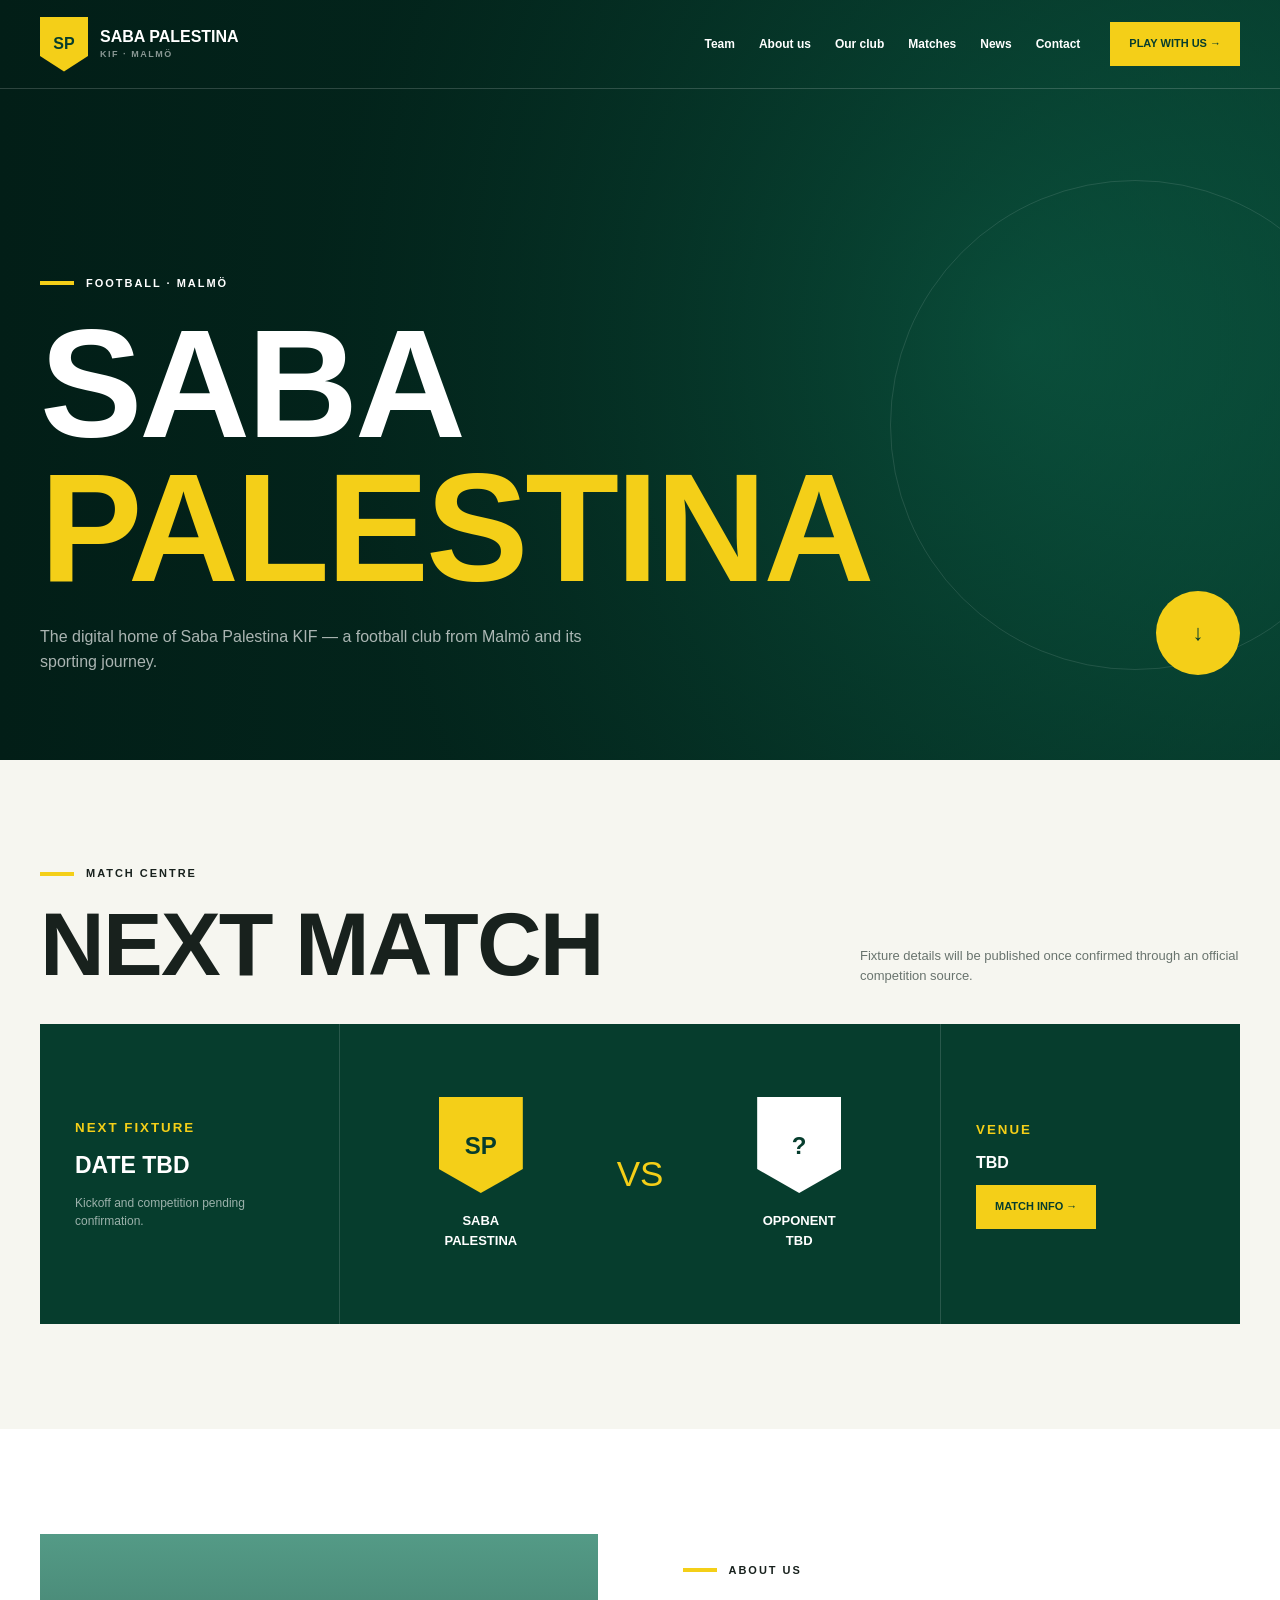
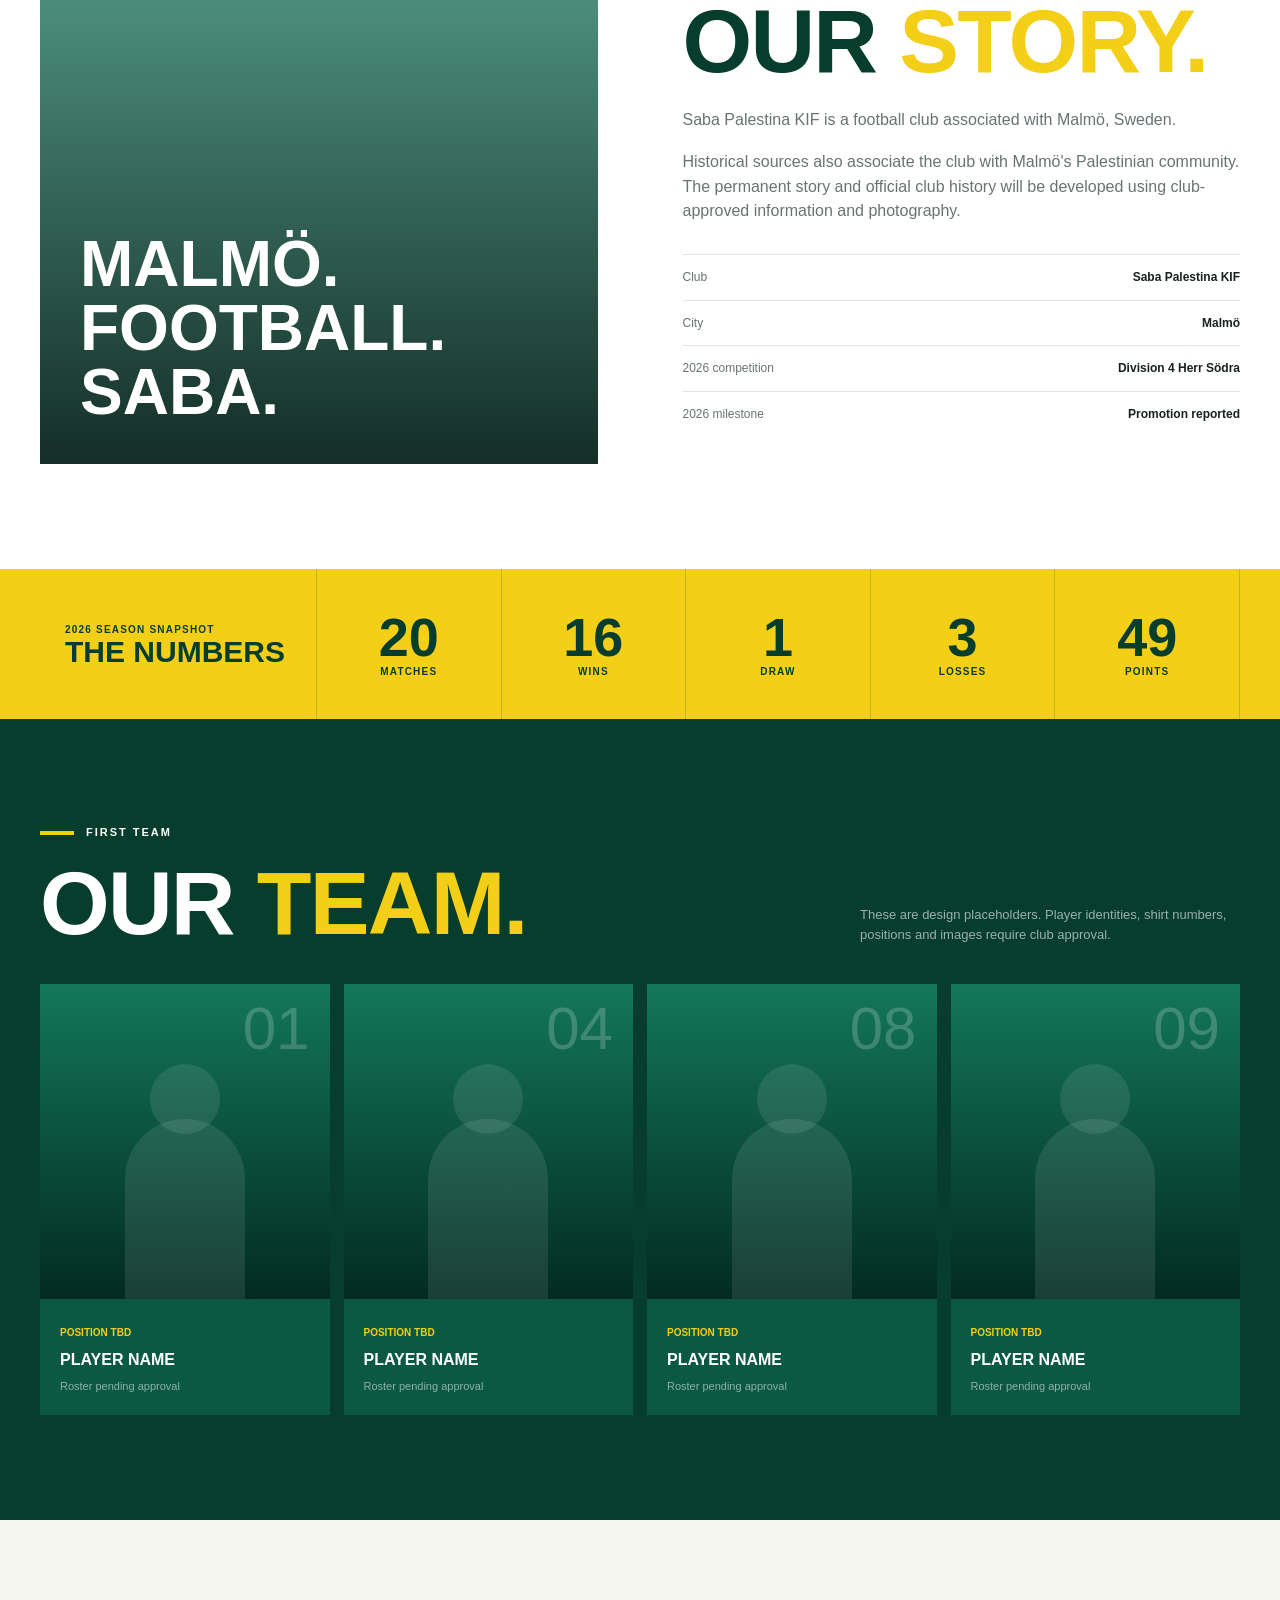
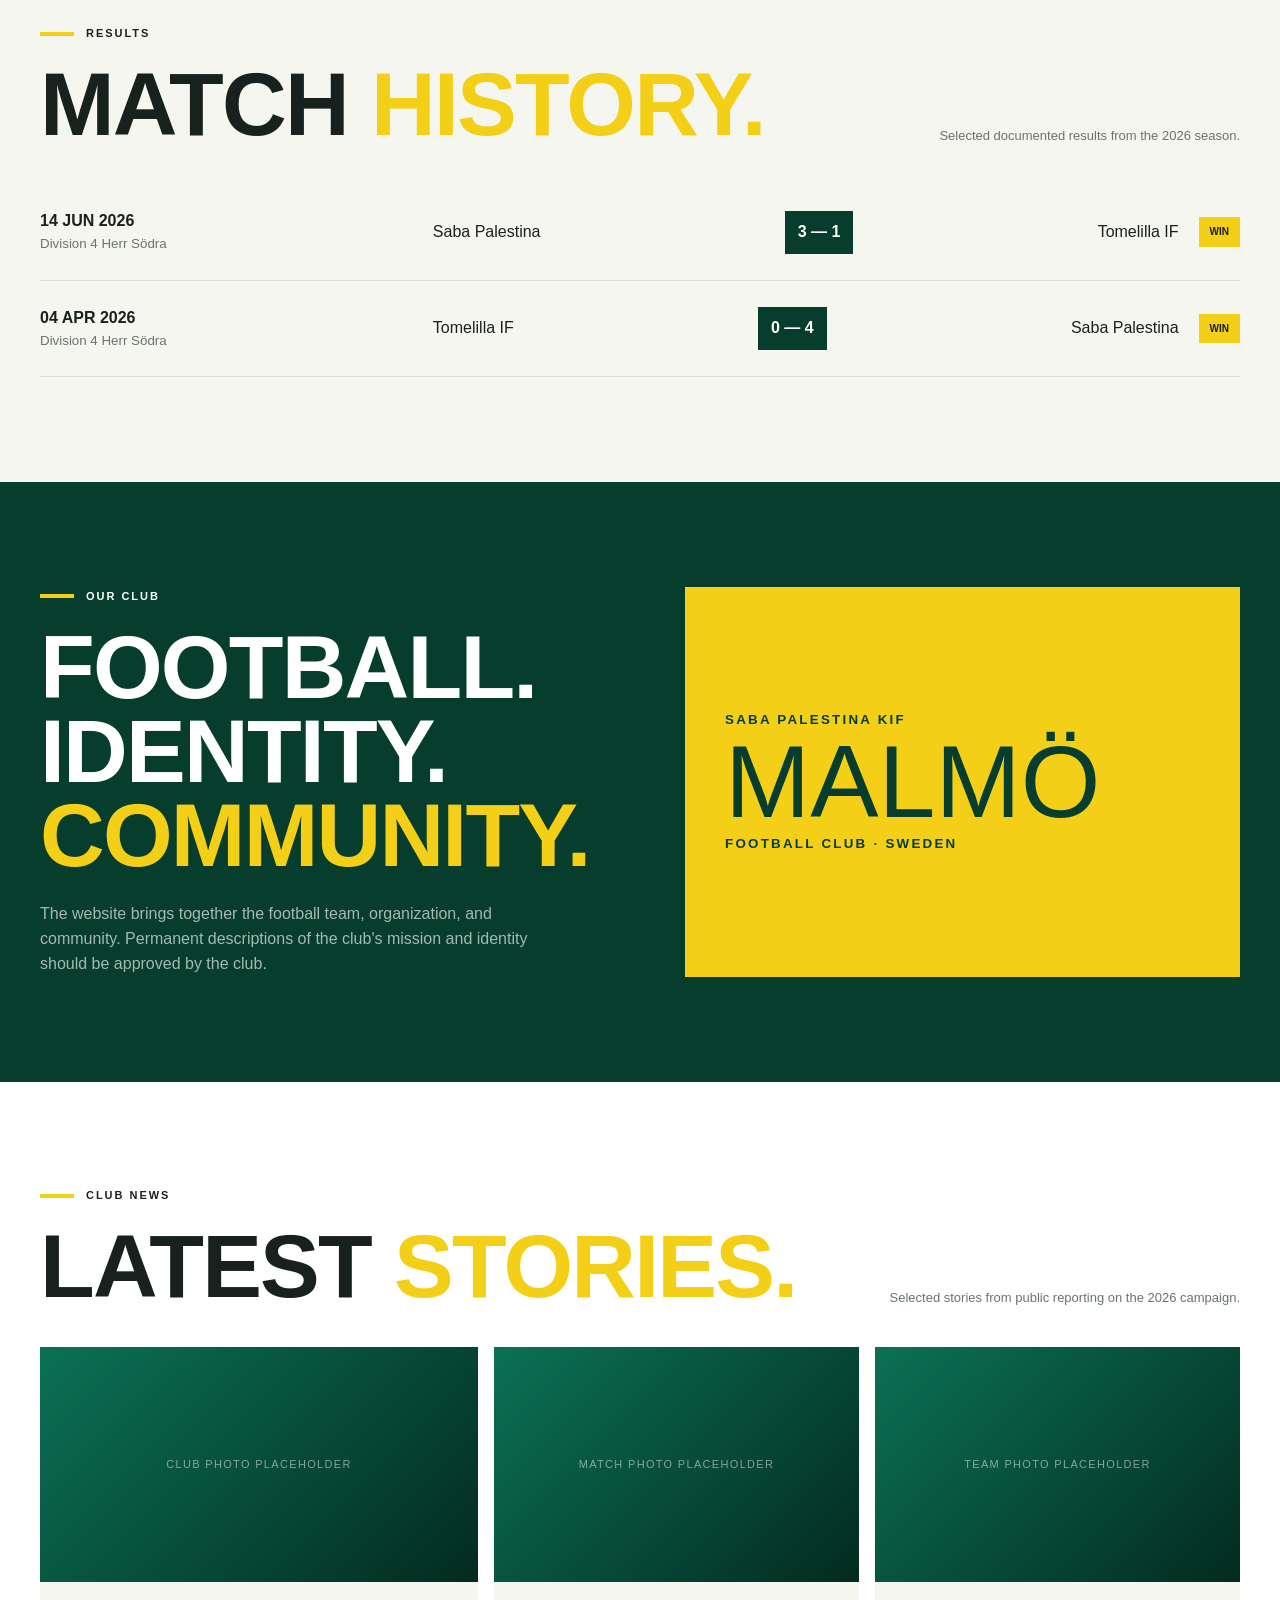
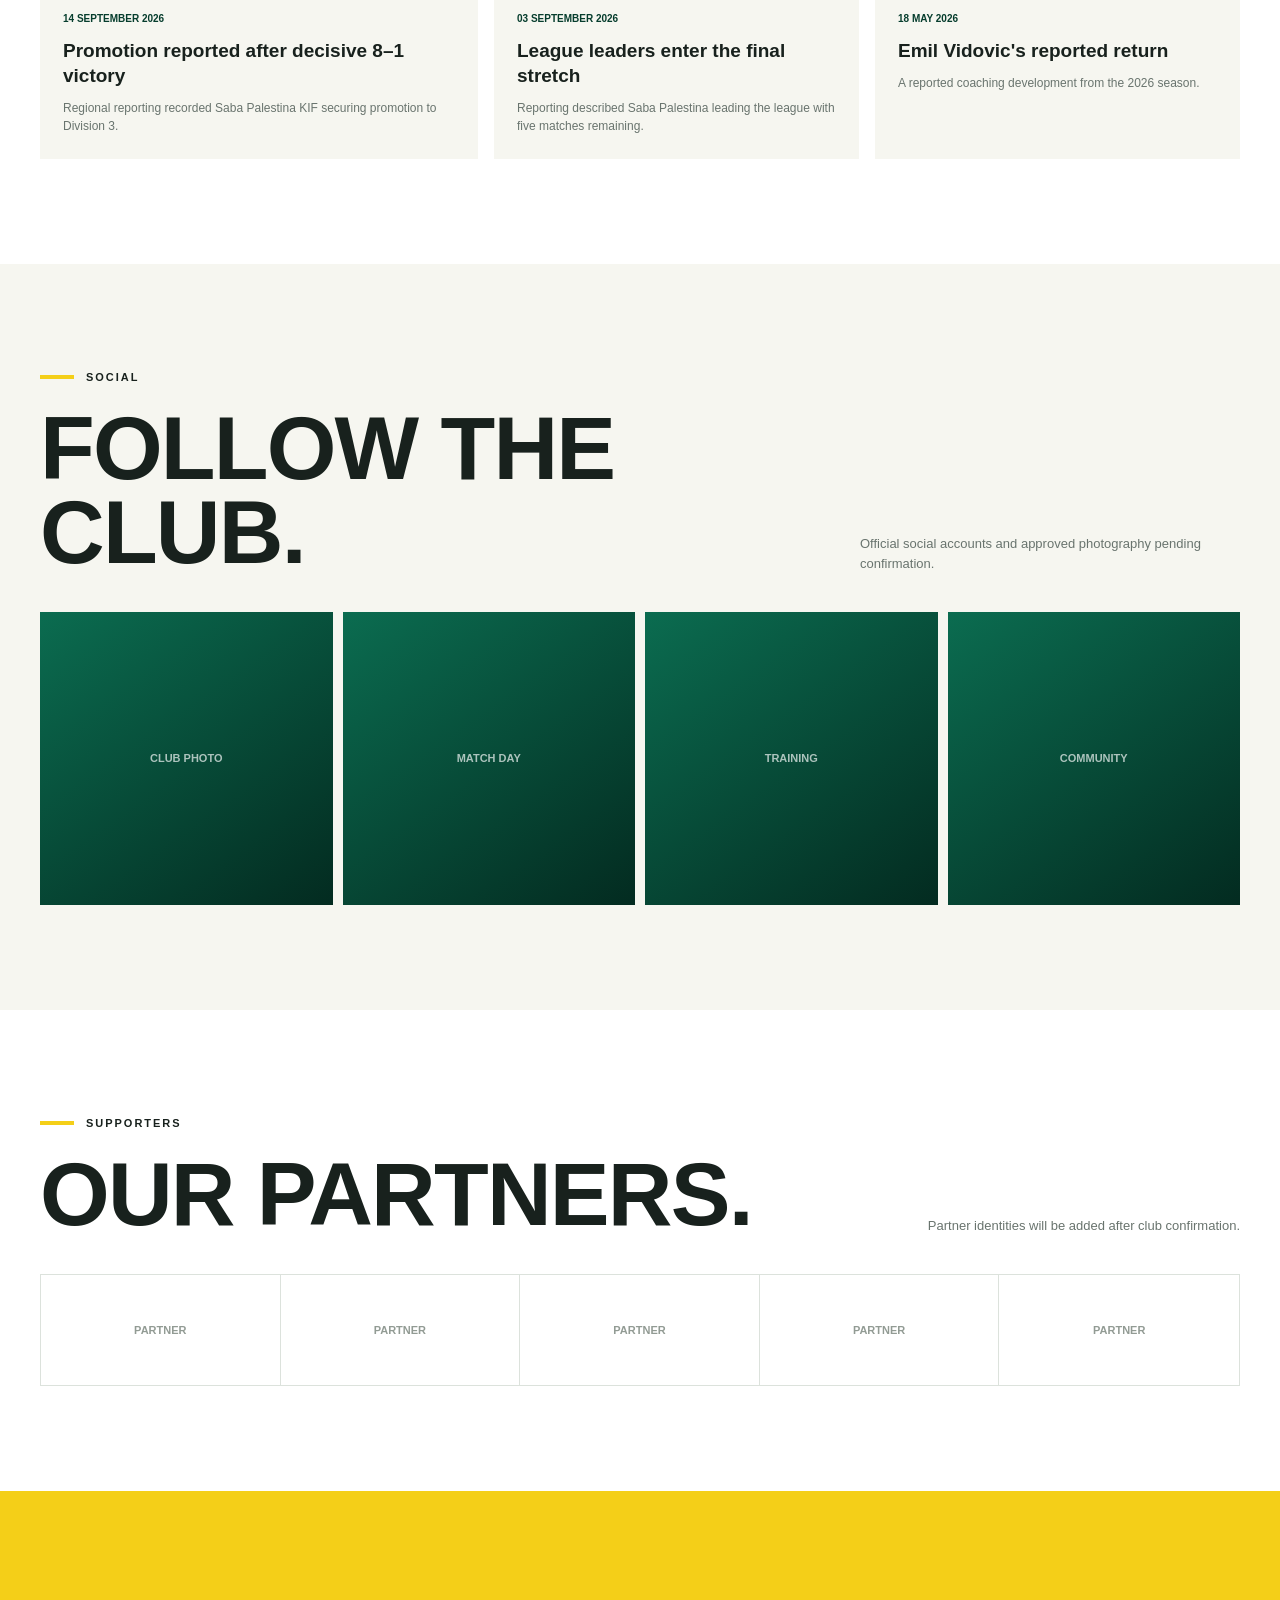
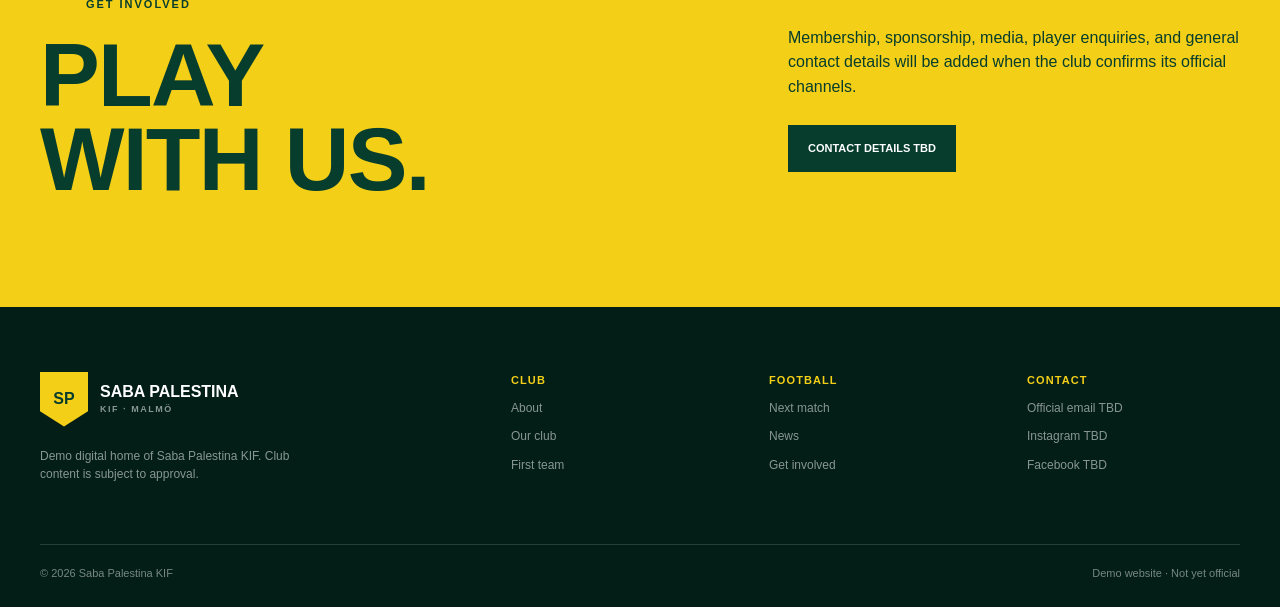
<file: index.html>
<!doctype html>
<html lang="en">
<head>
<meta charset="utf-8">
<meta name="viewport" content="width=device-width,initial-scale=1">
<title>Home | Saba Palestina KIF Demo</title>
<meta name="description" content="Home — unofficial Saba Palestina KIF website design demo. Content subject to verification and club approval.">
<link rel="stylesheet" href="styles.css">
<script src="script.js" defer></script>
</head>
<body>
<div id="spk-site">
<header class="header" id="spk-header"><div class="wrap header-inner"><a class="brand" href="index.html" aria-current="page"><span class="crest">SP</span><span>SABA PALESTINA<small>KIF · MALMÖ</small></span></a><nav class="desktop-nav" aria-label="Main navigation"><a href="team.html">Team</a><a href="about.html">About us</a><a href="club.html">Our club</a><a href="matches.html">Matches</a><a href="news.html">News</a><a href="contact.html">Contact</a></nav><a class="cta" href="contact.html#join">Play with us →</a><button class="menu-button" id="spk-menu" aria-expanded="false" aria-controls="spk-mobile-nav" aria-label="Toggle navigation">☰</button></div><nav class="mobile-nav" id="spk-mobile-nav" aria-label="Mobile navigation"><a href="team.html">Team</a><a href="about.html">About us</a><a href="club.html">Our club</a><a href="matches.html">Matches</a><a href="news.html">News</a><a href="contact.html">Contact</a><a href="contact.html#join">Play with us</a></nav></header>
<main>
<section class="hero" id="home"><div class="wrap hero-inner"><div class="reveal"><div class="eyebrow">FOOTBALL · MALMÖ</div><h1>SABA<span>PALESTINA</span></h1><p>The digital home of Saba Palestina KIF — a football club from Malmö and its sporting journey.</p></div><a class="scroll" href="matches.html" aria-label="Go to next match">↓</a></div></section>
<section class="section" id="matches"><div class="wrap"><div class="section-head reveal"><div><div class="eyebrow">MATCH CENTRE</div><h2>NEXT MATCH</h2></div><p>Fixture details will be published once confirmed through an official competition source.</p></div><div class="match-card reveal"><div class="match-meta"><small>NEXT FIXTURE</small><strong>DATE TBD</strong><p>Kickoff and competition pending confirmation.</p></div><div class="teams"><div class="team"><div class="team-logo home">SP</div>SABA<br>PALESTINA</div><div class="versus">VS</div><div class="team"><div class="team-logo">?</div>OPPONENT<br>TBD</div></div><div class="match-action"><small>VENUE</small><strong>TBD</strong><a class="cta" href="contact.html">MATCH INFO →</a></div></div></div></section>
<section class="section about" id="about"><div class="wrap about-grid"><div class="photo-placeholder reveal"><strong>MALMÖ.<br>FOOTBALL.<br>SABA.</strong></div><div class="about-copy reveal"><div class="eyebrow">ABOUT US</div><h2>OUR <span class="accent">STORY.</span></h2><p>Saba Palestina KIF is a football club associated with Malmö, Sweden.</p><p>Historical sources also associate the club with Malmö's Palestinian community. The permanent story and official club history will be developed using club-approved information and photography.</p><div class="facts"><div class="fact"><span>Club</span><strong>Saba Palestina KIF</strong></div><div class="fact"><span>City</span><strong>Malmö</strong></div><div class="fact"><span>2026 competition</span><strong>Division 4 Herr Södra</strong></div><div class="fact"><span>2026 milestone</span><strong>Promotion reported</strong></div></div></div></div></section>
<section class="stats"><div class="wrap stats-grid"><div class="stat intro"><small>2026 SEASON SNAPSHOT</small><strong>THE NUMBERS</strong></div><div class="stat"><strong>20</strong><small>Matches</small></div><div class="stat"><strong>16</strong><small>Wins</small></div><div class="stat"><strong>1</strong><small>Draw</small></div><div class="stat"><strong>3</strong><small>Losses</small></div><div class="stat"><strong>49</strong><small>Points</small></div></div></section>
<section class="section dark" id="team"><div class="wrap"><div class="section-head reveal"><div><div class="eyebrow">FIRST TEAM</div><h2>OUR <span class="accent">TEAM.</span></h2></div><p>These are design placeholders. Player identities, shirt numbers, positions and images require club approval.</p></div><div class="players"><article class="player reveal"><div class="player-visual"><span>01</span></div><div class="player-info"><small>POSITION TBD</small><strong>PLAYER NAME</strong><p>Roster pending approval</p></div></article><article class="player reveal"><div class="player-visual"><span>04</span></div><div class="player-info"><small>POSITION TBD</small><strong>PLAYER NAME</strong><p>Roster pending approval</p></div></article><article class="player reveal"><div class="player-visual"><span>08</span></div><div class="player-info"><small>POSITION TBD</small><strong>PLAYER NAME</strong><p>Roster pending approval</p></div></article><article class="player reveal"><div class="player-visual"><span>09</span></div><div class="player-info"><small>POSITION TBD</small><strong>PLAYER NAME</strong><p>Roster pending approval</p></div></article></div></div></section>
<section class="section"><div class="wrap"><div class="section-head reveal"><div><div class="eyebrow">RESULTS</div><h2>MATCH <span class="accent">HISTORY.</span></h2></div><p>Selected documented results from the 2026 season.</p></div><div class="result reveal"><div><strong>14 JUN 2026</strong><small>Division 4 Herr Södra</small></div><div class="scoreline"><span>Saba Palestina</span><strong class="score">3 — 1</strong><span>Tomelilla IF</span></div><span class="win">WIN</span></div><div class="result reveal"><div><strong>04 APR 2026</strong><small>Division 4 Herr Södra</small></div><div class="scoreline"><span>Tomelilla IF</span><strong class="score">0 — 4</strong><span>Saba Palestina</span></div><span class="win">WIN</span></div></div></section>
<section class="section dark" id="club"><div class="wrap community-grid"><div class="reveal"><div class="eyebrow">OUR CLUB</div><h2>FOOTBALL.<br>IDENTITY.<br><span class="accent">COMMUNITY.</span></h2><p>The website brings together the football team, organization, and community. Permanent descriptions of the club's mission and identity should be approved by the club.</p></div><div class="identity reveal"><small>SABA PALESTINA KIF</small><strong>MALMÖ</strong><small>FOOTBALL CLUB · SWEDEN</small></div></div></section>
<section class="section news" id="news"><div class="wrap"><div class="section-head reveal"><div><div class="eyebrow">CLUB NEWS</div><h2>LATEST <span class="accent">STORIES.</span></h2></div><p>Selected stories from public reporting on the 2026 campaign.</p></div><div class="news-grid"><article class="news-card reveal"><div class="news-image">CLUB PHOTO PLACEHOLDER</div><div class="news-content"><small>14 SEPTEMBER 2026</small><h3>Promotion reported after decisive 8–1 victory</h3><p>Regional reporting recorded Saba Palestina KIF securing promotion to Division 3.</p></div></article><article class="news-card reveal"><div class="news-image">MATCH PHOTO PLACEHOLDER</div><div class="news-content"><small>03 SEPTEMBER 2026</small><h3>League leaders enter the final stretch</h3><p>Reporting described Saba Palestina leading the league with five matches remaining.</p></div></article><article class="news-card reveal"><div class="news-image">TEAM PHOTO PLACEHOLDER</div><div class="news-content"><small>18 MAY 2026</small><h3>Emil Vidovic's reported return</h3><p>A reported coaching development from the 2026 season.</p></div></article></div></div></section>
<section class="section" id="social"><div class="wrap"><div class="section-head reveal"><div><div class="eyebrow">SOCIAL</div><h2>FOLLOW THE CLUB.</h2></div><p>Official social accounts and approved photography pending confirmation.</p></div><div class="social-grid"><div class="social-tile">CLUB PHOTO</div><div class="social-tile">MATCH DAY</div><div class="social-tile">TRAINING</div><div class="social-tile">COMMUNITY</div></div></div></section>
<section class="section partners"><div class="wrap"><div class="section-head reveal"><div><div class="eyebrow">SUPPORTERS</div><h2>OUR PARTNERS.</h2></div><p>Partner identities will be added after club confirmation.</p></div><div class="partner-grid"><div class="partner">PARTNER</div><div class="partner">PARTNER</div><div class="partner">PARTNER</div><div class="partner">PARTNER</div><div class="partner">PARTNER</div></div></div></section>
<section class="section join" id="join"><div class="wrap join-grid"><div class="reveal"><div class="eyebrow">GET INVOLVED</div><h2>PLAY<br>WITH US.</h2></div><div id="contact" class="reveal"><p>Membership, sponsorship, media, player enquiries, and general contact details will be added when the club confirms its official channels.</p><span class="dark-cta">CONTACT DETAILS TBD</span></div></div></section>
</main>
<footer class="footer"><div class="wrap"><div class="footer-grid"><div class="footer-brand"><div class="brand"><span class="crest">SP</span><span>SABA PALESTINA<small>KIF · MALMÖ</small></span></div><p>Demo digital home of Saba Palestina KIF. Club content is subject to approval.</p></div><div class="footer-col"><strong>CLUB</strong><a href="about.html">About</a><a href="club.html">Our club</a><a href="team.html">First team</a></div><div class="footer-col"><strong>FOOTBALL</strong><a href="matches.html">Next match</a><a href="news.html">News</a><a href="contact.html#join">Get involved</a></div><div class="footer-col"><strong>CONTACT</strong><span>Official email TBD</span><span>Instagram TBD</span><span>Facebook TBD</span></div></div><div class="footer-bottom"><span>© <span id="spk-year"></span> Saba Palestina KIF</span><span>Demo website · Not yet official</span></div></div></footer>
</div>
</body>
</html>
</file>
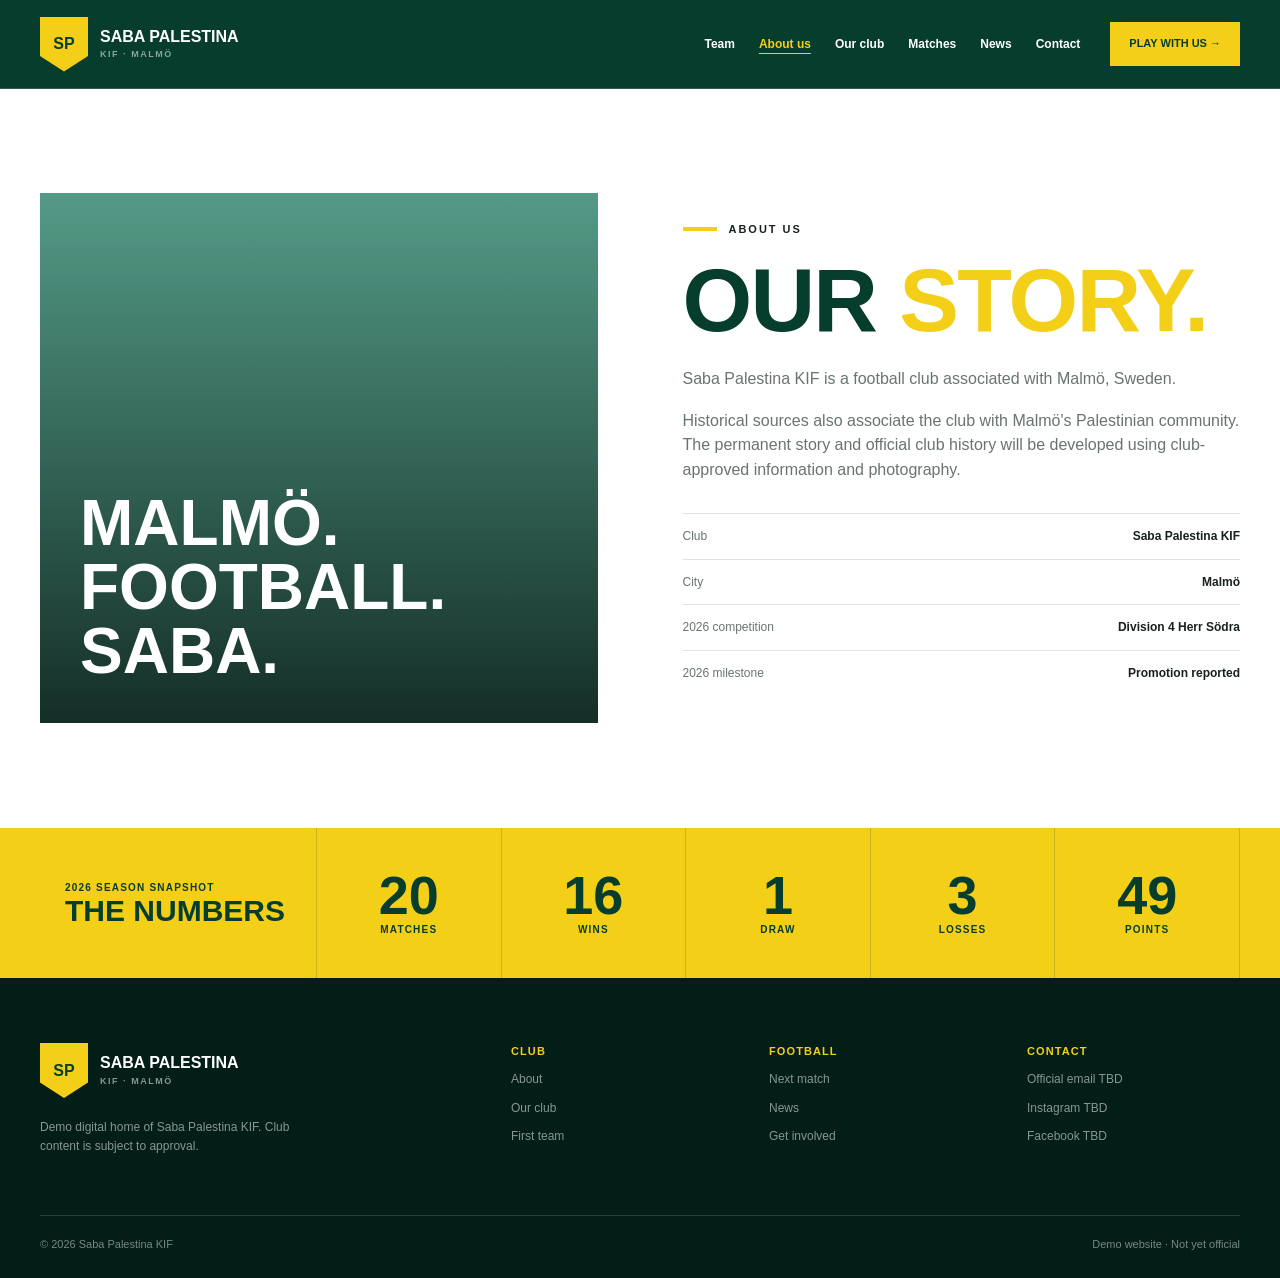
<file: about.html>
<!doctype html>
<html lang="en">
<head>
<meta charset="utf-8">
<meta name="viewport" content="width=device-width,initial-scale=1">
<title>About Us | Saba Palestina KIF Demo</title>
<meta name="description" content="About Us — unofficial Saba Palestina KIF website design demo. Content subject to verification and club approval.">
<link rel="stylesheet" href="styles.css">
<script src="script.js" defer></script>
</head>
<body>
<div id="spk-site" class="subpage">
<header class="header" id="spk-header"><div class="wrap header-inner"><a class="brand" href="index.html"><span class="crest">SP</span><span>SABA PALESTINA<small>KIF · MALMÖ</small></span></a><nav class="desktop-nav" aria-label="Main navigation"><a href="team.html">Team</a><a href="about.html" aria-current="page">About us</a><a href="club.html">Our club</a><a href="matches.html">Matches</a><a href="news.html">News</a><a href="contact.html">Contact</a></nav><a class="cta" href="contact.html#join">Play with us →</a><button class="menu-button" id="spk-menu" aria-expanded="false" aria-controls="spk-mobile-nav" aria-label="Toggle navigation">☰</button></div><nav class="mobile-nav" id="spk-mobile-nav" aria-label="Mobile navigation"><a href="team.html">Team</a><a href="about.html" aria-current="page">About us</a><a href="club.html">Our club</a><a href="matches.html">Matches</a><a href="news.html">News</a><a href="contact.html">Contact</a><a href="contact.html#join">Play with us</a></nav></header>
<main>
<section class="section about" id="about"><div class="wrap about-grid"><div class="photo-placeholder reveal"><strong>MALMÖ.<br>FOOTBALL.<br>SABA.</strong></div><div class="about-copy reveal"><div class="eyebrow">ABOUT US</div><h1>OUR <span class="accent">STORY.</span></h1><p>Saba Palestina KIF is a football club associated with Malmö, Sweden.</p><p>Historical sources also associate the club with Malmö's Palestinian community. The permanent story and official club history will be developed using club-approved information and photography.</p><div class="facts"><div class="fact"><span>Club</span><strong>Saba Palestina KIF</strong></div><div class="fact"><span>City</span><strong>Malmö</strong></div><div class="fact"><span>2026 competition</span><strong>Division 4 Herr Södra</strong></div><div class="fact"><span>2026 milestone</span><strong>Promotion reported</strong></div></div></div></div></section>
<section class="stats"><div class="wrap stats-grid"><div class="stat intro"><small>2026 SEASON SNAPSHOT</small><strong>THE NUMBERS</strong></div><div class="stat"><strong>20</strong><small>Matches</small></div><div class="stat"><strong>16</strong><small>Wins</small></div><div class="stat"><strong>1</strong><small>Draw</small></div><div class="stat"><strong>3</strong><small>Losses</small></div><div class="stat"><strong>49</strong><small>Points</small></div></div></section>
</main>
<footer class="footer"><div class="wrap"><div class="footer-grid"><div class="footer-brand"><div class="brand"><span class="crest">SP</span><span>SABA PALESTINA<small>KIF · MALMÖ</small></span></div><p>Demo digital home of Saba Palestina KIF. Club content is subject to approval.</p></div><div class="footer-col"><strong>CLUB</strong><a href="about.html">About</a><a href="club.html">Our club</a><a href="team.html">First team</a></div><div class="footer-col"><strong>FOOTBALL</strong><a href="matches.html">Next match</a><a href="news.html">News</a><a href="contact.html#join">Get involved</a></div><div class="footer-col"><strong>CONTACT</strong><span>Official email TBD</span><span>Instagram TBD</span><span>Facebook TBD</span></div></div><div class="footer-bottom"><span>© <span id="spk-year"></span> Saba Palestina KIF</span><span>Demo website · Not yet official</span></div></div></footer>
</div>
</body>
</html>
</file>
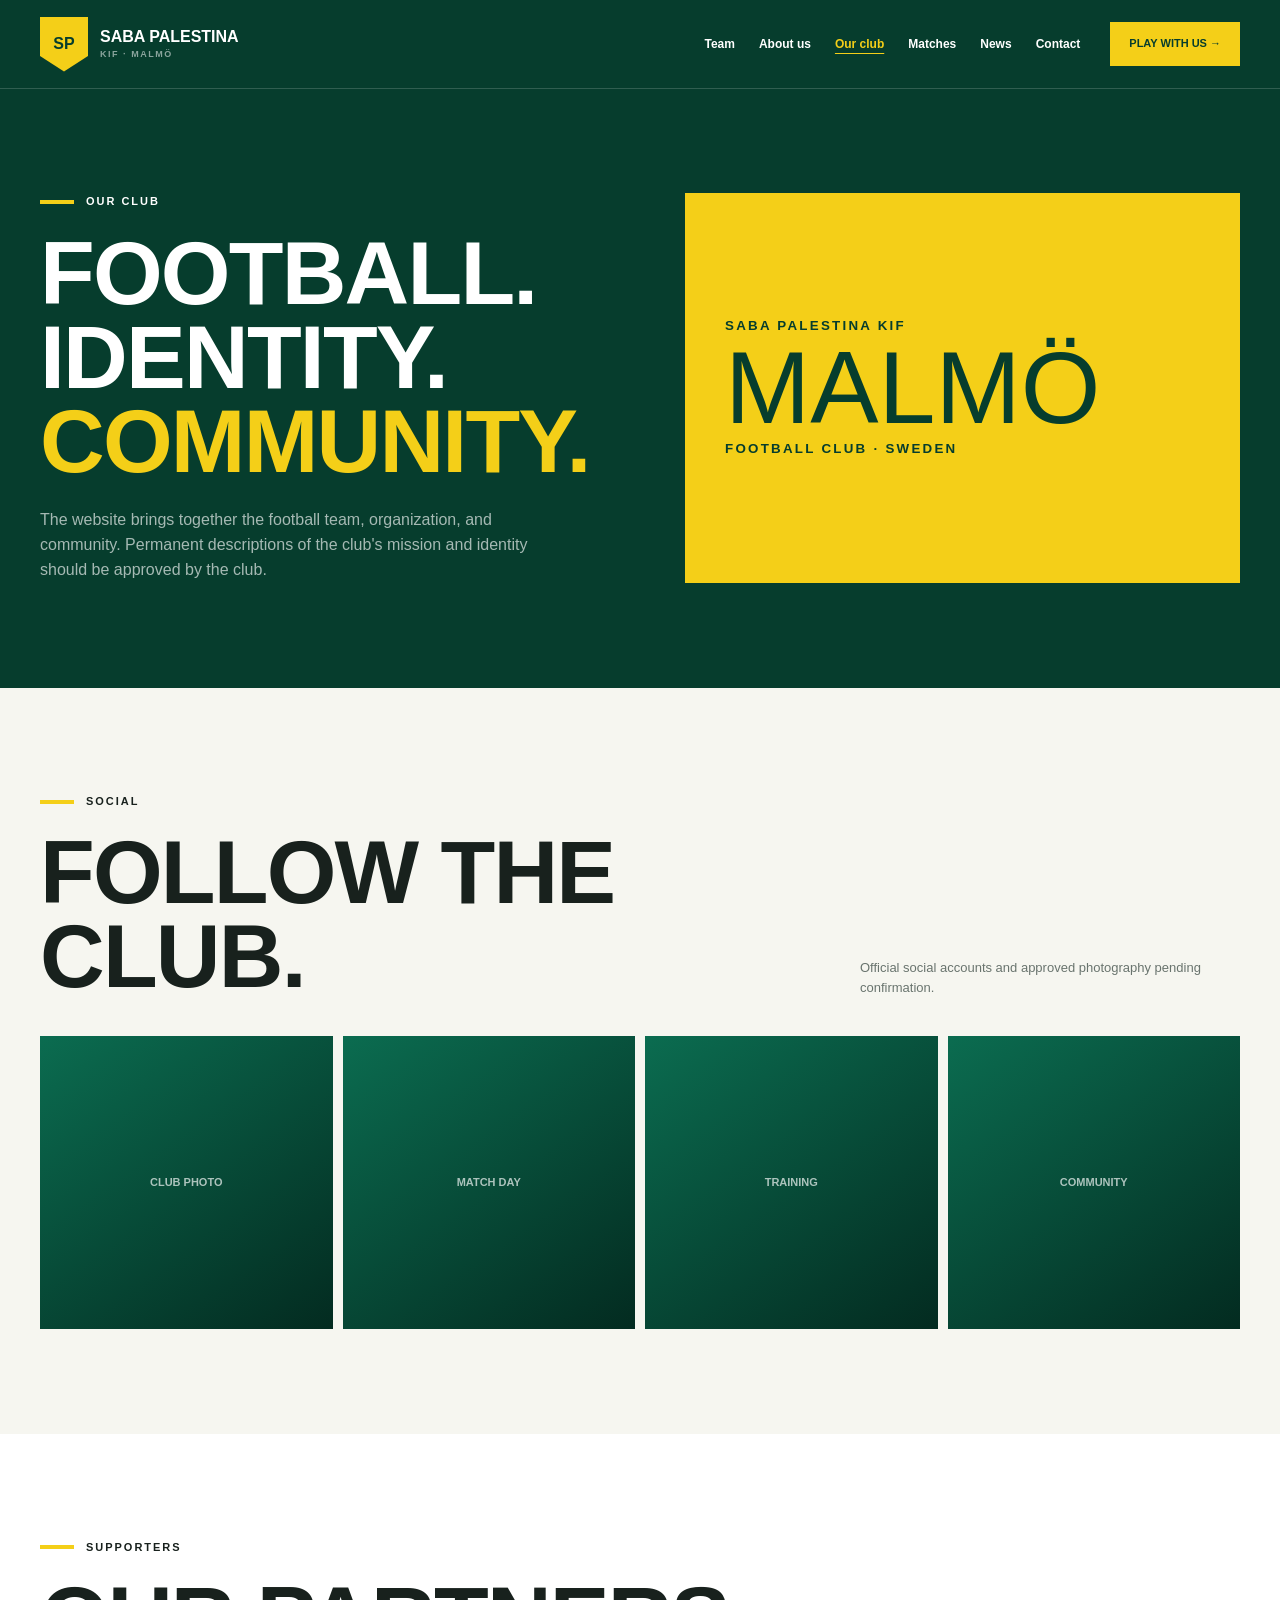
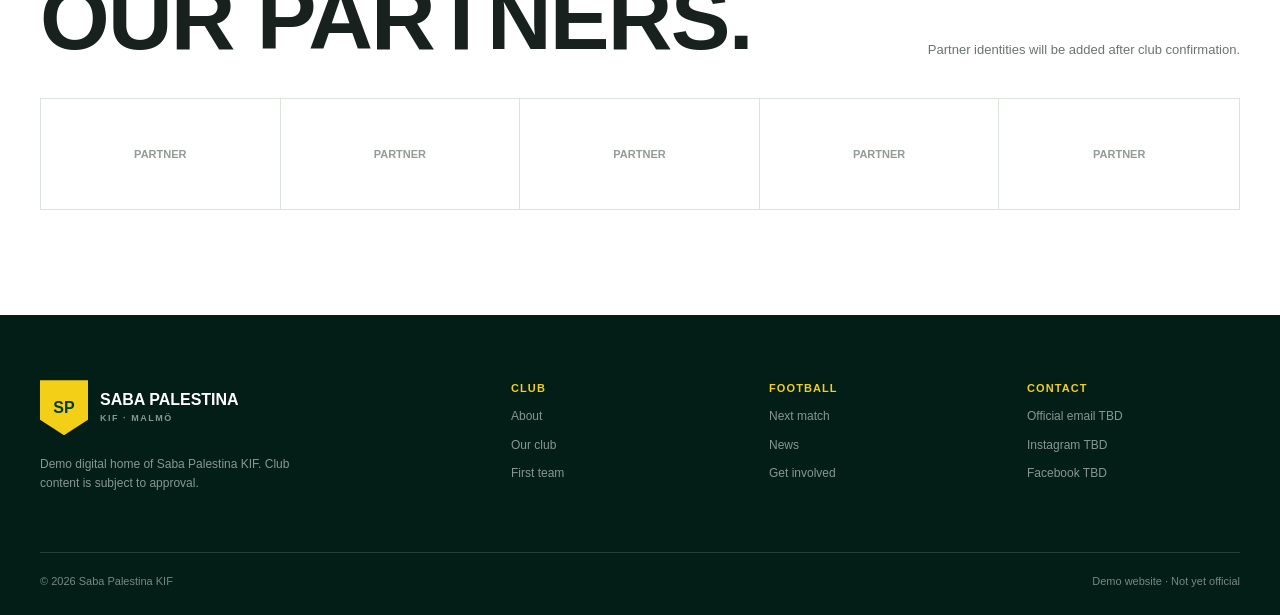
<file: club.html>
<!doctype html>
<html lang="en">
<head>
<meta charset="utf-8">
<meta name="viewport" content="width=device-width,initial-scale=1">
<title>Our Club | Saba Palestina KIF Demo</title>
<meta name="description" content="Our Club — unofficial Saba Palestina KIF website design demo. Content subject to verification and club approval.">
<link rel="stylesheet" href="styles.css">
<script src="script.js" defer></script>
</head>
<body>
<div id="spk-site" class="subpage">
<header class="header" id="spk-header"><div class="wrap header-inner"><a class="brand" href="index.html"><span class="crest">SP</span><span>SABA PALESTINA<small>KIF · MALMÖ</small></span></a><nav class="desktop-nav" aria-label="Main navigation"><a href="team.html">Team</a><a href="about.html">About us</a><a href="club.html" aria-current="page">Our club</a><a href="matches.html">Matches</a><a href="news.html">News</a><a href="contact.html">Contact</a></nav><a class="cta" href="contact.html#join">Play with us →</a><button class="menu-button" id="spk-menu" aria-expanded="false" aria-controls="spk-mobile-nav" aria-label="Toggle navigation">☰</button></div><nav class="mobile-nav" id="spk-mobile-nav" aria-label="Mobile navigation"><a href="team.html">Team</a><a href="about.html">About us</a><a href="club.html" aria-current="page">Our club</a><a href="matches.html">Matches</a><a href="news.html">News</a><a href="contact.html">Contact</a><a href="contact.html#join">Play with us</a></nav></header>
<main>
<section class="section dark" id="club"><div class="wrap community-grid"><div class="reveal"><div class="eyebrow">OUR CLUB</div><h1>FOOTBALL.<br>IDENTITY.<br><span class="accent">COMMUNITY.</span></h1><p>The website brings together the football team, organization, and community. Permanent descriptions of the club's mission and identity should be approved by the club.</p></div><div class="identity reveal"><small>SABA PALESTINA KIF</small><strong>MALMÖ</strong><small>FOOTBALL CLUB · SWEDEN</small></div></div></section>
<section class="section" id="social"><div class="wrap"><div class="section-head reveal"><div><div class="eyebrow">SOCIAL</div><h2>FOLLOW THE CLUB.</h2></div><p>Official social accounts and approved photography pending confirmation.</p></div><div class="social-grid"><div class="social-tile">CLUB PHOTO</div><div class="social-tile">MATCH DAY</div><div class="social-tile">TRAINING</div><div class="social-tile">COMMUNITY</div></div></div></section>
<section class="section partners"><div class="wrap"><div class="section-head reveal"><div><div class="eyebrow">SUPPORTERS</div><h2>OUR PARTNERS.</h2></div><p>Partner identities will be added after club confirmation.</p></div><div class="partner-grid"><div class="partner">PARTNER</div><div class="partner">PARTNER</div><div class="partner">PARTNER</div><div class="partner">PARTNER</div><div class="partner">PARTNER</div></div></div></section>
</main>
<footer class="footer"><div class="wrap"><div class="footer-grid"><div class="footer-brand"><div class="brand"><span class="crest">SP</span><span>SABA PALESTINA<small>KIF · MALMÖ</small></span></div><p>Demo digital home of Saba Palestina KIF. Club content is subject to approval.</p></div><div class="footer-col"><strong>CLUB</strong><a href="about.html">About</a><a href="club.html">Our club</a><a href="team.html">First team</a></div><div class="footer-col"><strong>FOOTBALL</strong><a href="matches.html">Next match</a><a href="news.html">News</a><a href="contact.html#join">Get involved</a></div><div class="footer-col"><strong>CONTACT</strong><span>Official email TBD</span><span>Instagram TBD</span><span>Facebook TBD</span></div></div><div class="footer-bottom"><span>© <span id="spk-year"></span> Saba Palestina KIF</span><span>Demo website · Not yet official</span></div></div></footer>
</div>
</body>
</html>
</file>
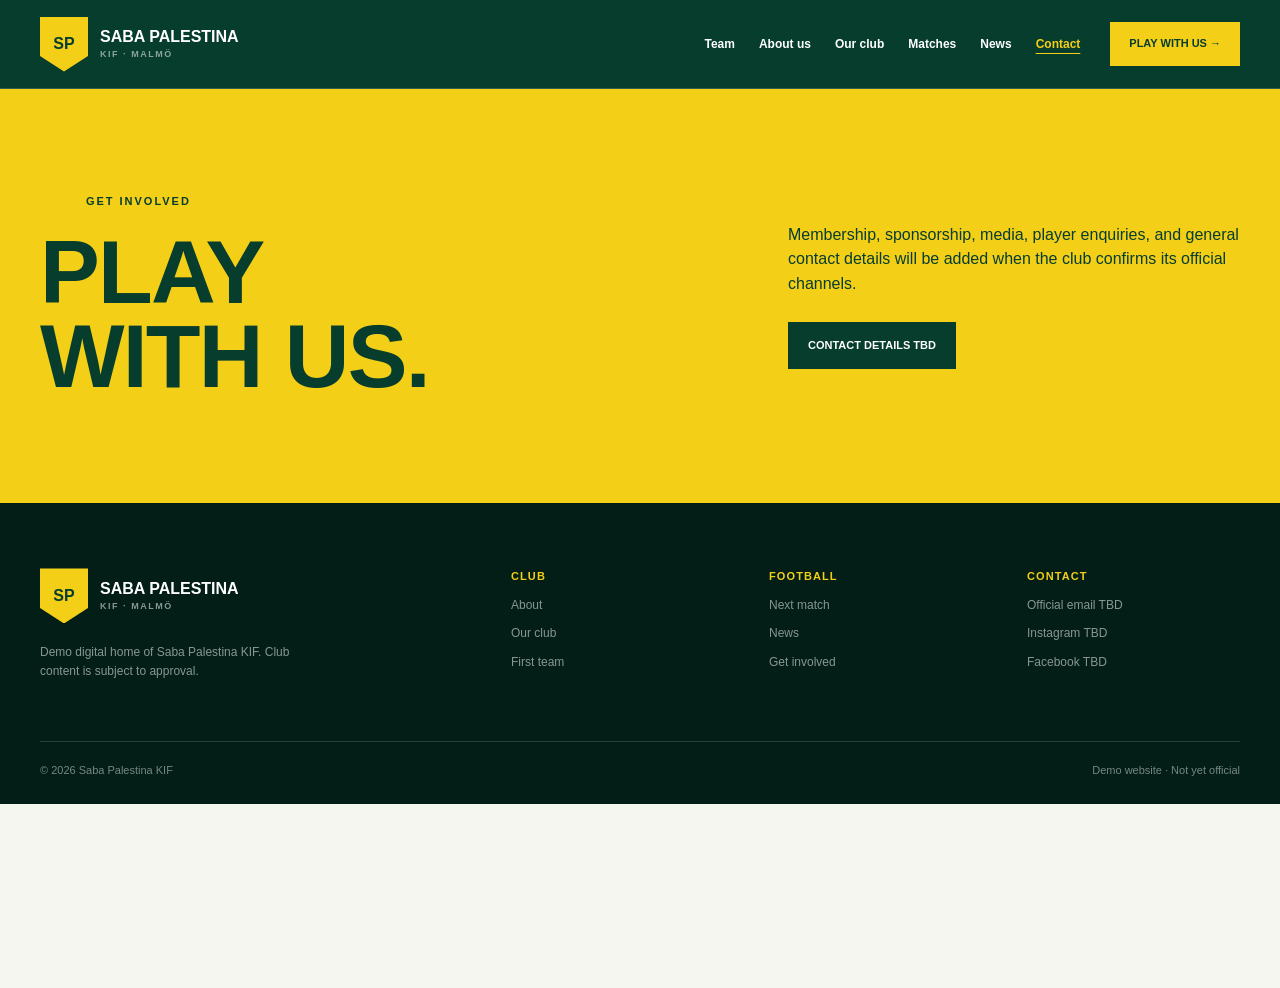
<file: contact.html>
<!doctype html>
<html lang="en">
<head>
<meta charset="utf-8">
<meta name="viewport" content="width=device-width,initial-scale=1">
<title>Contact | Saba Palestina KIF Demo</title>
<meta name="description" content="Contact — unofficial Saba Palestina KIF website design demo. Content subject to verification and club approval.">
<link rel="stylesheet" href="styles.css">
<script src="script.js" defer></script>
</head>
<body>
<div id="spk-site" class="subpage">
<header class="header" id="spk-header"><div class="wrap header-inner"><a class="brand" href="index.html"><span class="crest">SP</span><span>SABA PALESTINA<small>KIF · MALMÖ</small></span></a><nav class="desktop-nav" aria-label="Main navigation"><a href="team.html">Team</a><a href="about.html">About us</a><a href="club.html">Our club</a><a href="matches.html">Matches</a><a href="news.html">News</a><a href="contact.html" aria-current="page">Contact</a></nav><a class="cta" href="contact.html#join">Play with us →</a><button class="menu-button" id="spk-menu" aria-expanded="false" aria-controls="spk-mobile-nav" aria-label="Toggle navigation">☰</button></div><nav class="mobile-nav" id="spk-mobile-nav" aria-label="Mobile navigation"><a href="team.html">Team</a><a href="about.html">About us</a><a href="club.html">Our club</a><a href="matches.html">Matches</a><a href="news.html">News</a><a href="contact.html" aria-current="page">Contact</a><a href="contact.html#join">Play with us</a></nav></header>
<main>
<section class="section join" id="join"><div class="wrap join-grid"><div class="reveal"><div class="eyebrow">GET INVOLVED</div><h1>PLAY<br>WITH US.</h1></div><div id="contact" class="reveal"><p>Membership, sponsorship, media, player enquiries, and general contact details will be added when the club confirms its official channels.</p><span class="dark-cta">CONTACT DETAILS TBD</span></div></div></section>
</main>
<footer class="footer"><div class="wrap"><div class="footer-grid"><div class="footer-brand"><div class="brand"><span class="crest">SP</span><span>SABA PALESTINA<small>KIF · MALMÖ</small></span></div><p>Demo digital home of Saba Palestina KIF. Club content is subject to approval.</p></div><div class="footer-col"><strong>CLUB</strong><a href="about.html">About</a><a href="club.html">Our club</a><a href="team.html">First team</a></div><div class="footer-col"><strong>FOOTBALL</strong><a href="matches.html">Next match</a><a href="news.html">News</a><a href="contact.html#join">Get involved</a></div><div class="footer-col"><strong>CONTACT</strong><span>Official email TBD</span><span>Instagram TBD</span><span>Facebook TBD</span></div></div><div class="footer-bottom"><span>© <span id="spk-year"></span> Saba Palestina KIF</span><span>Demo website · Not yet official</span></div></div></footer>
</div>
</body>
</html>
</file>
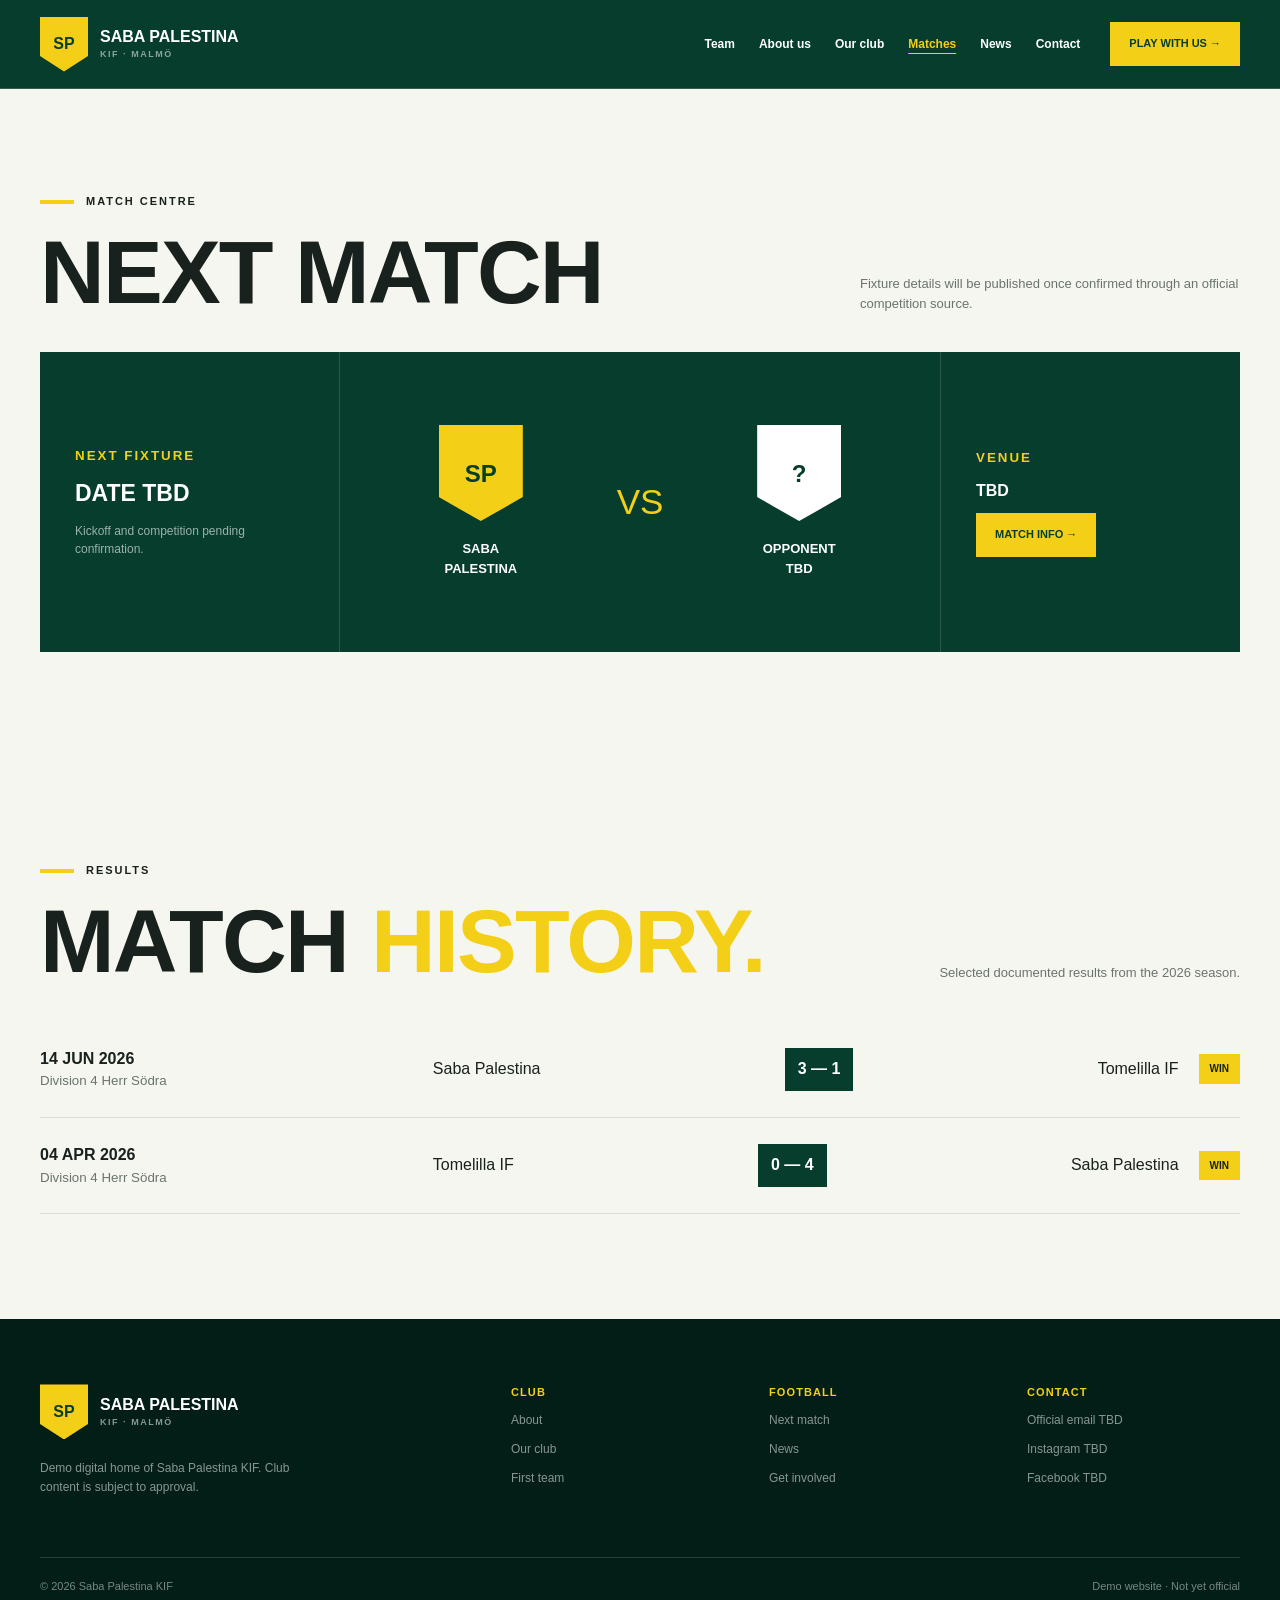
<file: matches.html>
<!doctype html>
<html lang="en">
<head>
<meta charset="utf-8">
<meta name="viewport" content="width=device-width,initial-scale=1">
<title>Matches | Saba Palestina KIF Demo</title>
<meta name="description" content="Matches — unofficial Saba Palestina KIF website design demo. Content subject to verification and club approval.">
<link rel="stylesheet" href="styles.css">
<script src="script.js" defer></script>
</head>
<body>
<div id="spk-site" class="subpage">
<header class="header" id="spk-header"><div class="wrap header-inner"><a class="brand" href="index.html"><span class="crest">SP</span><span>SABA PALESTINA<small>KIF · MALMÖ</small></span></a><nav class="desktop-nav" aria-label="Main navigation"><a href="team.html">Team</a><a href="about.html">About us</a><a href="club.html">Our club</a><a href="matches.html" aria-current="page">Matches</a><a href="news.html">News</a><a href="contact.html">Contact</a></nav><a class="cta" href="contact.html#join">Play with us →</a><button class="menu-button" id="spk-menu" aria-expanded="false" aria-controls="spk-mobile-nav" aria-label="Toggle navigation">☰</button></div><nav class="mobile-nav" id="spk-mobile-nav" aria-label="Mobile navigation"><a href="team.html">Team</a><a href="about.html">About us</a><a href="club.html">Our club</a><a href="matches.html" aria-current="page">Matches</a><a href="news.html">News</a><a href="contact.html">Contact</a><a href="contact.html#join">Play with us</a></nav></header>
<main>
<section class="section" id="matches"><div class="wrap"><div class="section-head reveal"><div><div class="eyebrow">MATCH CENTRE</div><h1>NEXT MATCH</h1></div><p>Fixture details will be published once confirmed through an official competition source.</p></div><div class="match-card reveal"><div class="match-meta"><small>NEXT FIXTURE</small><strong>DATE TBD</strong><p>Kickoff and competition pending confirmation.</p></div><div class="teams"><div class="team"><div class="team-logo home">SP</div>SABA<br>PALESTINA</div><div class="versus">VS</div><div class="team"><div class="team-logo">?</div>OPPONENT<br>TBD</div></div><div class="match-action"><small>VENUE</small><strong>TBD</strong><a class="cta" href="contact.html">MATCH INFO →</a></div></div></div></section>
<section class="section"><div class="wrap"><div class="section-head reveal"><div><div class="eyebrow">RESULTS</div><h2>MATCH <span class="accent">HISTORY.</span></h2></div><p>Selected documented results from the 2026 season.</p></div><div class="result reveal"><div><strong>14 JUN 2026</strong><small>Division 4 Herr Södra</small></div><div class="scoreline"><span>Saba Palestina</span><strong class="score">3 — 1</strong><span>Tomelilla IF</span></div><span class="win">WIN</span></div><div class="result reveal"><div><strong>04 APR 2026</strong><small>Division 4 Herr Södra</small></div><div class="scoreline"><span>Tomelilla IF</span><strong class="score">0 — 4</strong><span>Saba Palestina</span></div><span class="win">WIN</span></div></div></section>
</main>
<footer class="footer"><div class="wrap"><div class="footer-grid"><div class="footer-brand"><div class="brand"><span class="crest">SP</span><span>SABA PALESTINA<small>KIF · MALMÖ</small></span></div><p>Demo digital home of Saba Palestina KIF. Club content is subject to approval.</p></div><div class="footer-col"><strong>CLUB</strong><a href="about.html">About</a><a href="club.html">Our club</a><a href="team.html">First team</a></div><div class="footer-col"><strong>FOOTBALL</strong><a href="matches.html">Next match</a><a href="news.html">News</a><a href="contact.html#join">Get involved</a></div><div class="footer-col"><strong>CONTACT</strong><span>Official email TBD</span><span>Instagram TBD</span><span>Facebook TBD</span></div></div><div class="footer-bottom"><span>© <span id="spk-year"></span> Saba Palestina KIF</span><span>Demo website · Not yet official</span></div></div></footer>
</div>
</body>
</html>
</file>
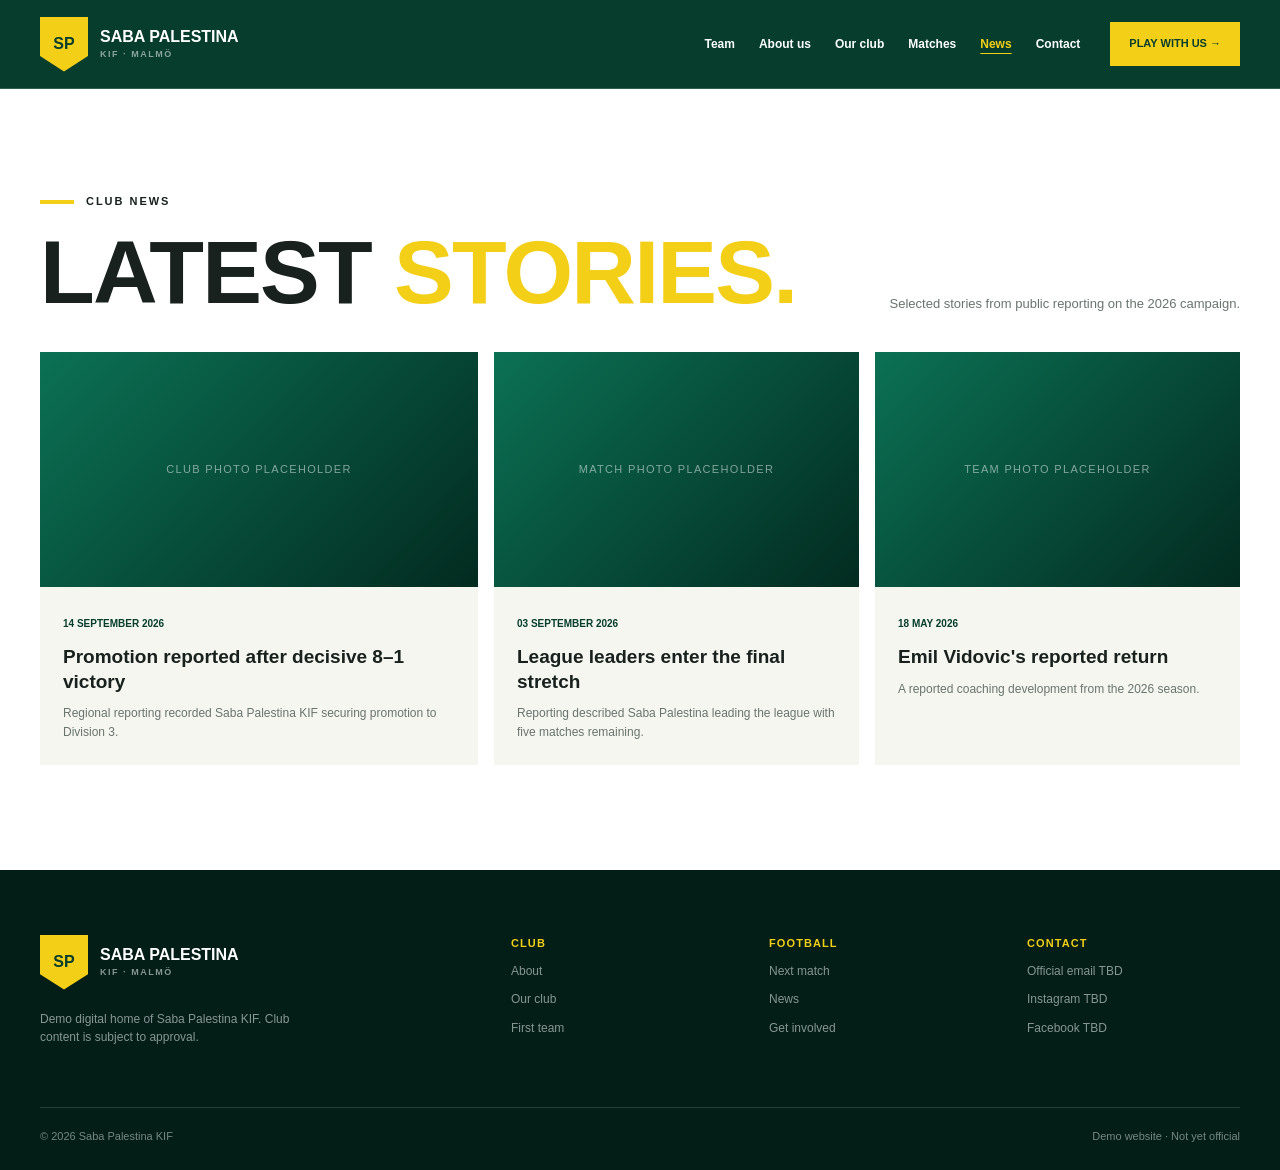
<file: news.html>
<!doctype html>
<html lang="en">
<head>
<meta charset="utf-8">
<meta name="viewport" content="width=device-width,initial-scale=1">
<title>News | Saba Palestina KIF Demo</title>
<meta name="description" content="News — unofficial Saba Palestina KIF website design demo. Content subject to verification and club approval.">
<link rel="stylesheet" href="styles.css">
<script src="script.js" defer></script>
</head>
<body>
<div id="spk-site" class="subpage">
<header class="header" id="spk-header"><div class="wrap header-inner"><a class="brand" href="index.html"><span class="crest">SP</span><span>SABA PALESTINA<small>KIF · MALMÖ</small></span></a><nav class="desktop-nav" aria-label="Main navigation"><a href="team.html">Team</a><a href="about.html">About us</a><a href="club.html">Our club</a><a href="matches.html">Matches</a><a href="news.html" aria-current="page">News</a><a href="contact.html">Contact</a></nav><a class="cta" href="contact.html#join">Play with us →</a><button class="menu-button" id="spk-menu" aria-expanded="false" aria-controls="spk-mobile-nav" aria-label="Toggle navigation">☰</button></div><nav class="mobile-nav" id="spk-mobile-nav" aria-label="Mobile navigation"><a href="team.html">Team</a><a href="about.html">About us</a><a href="club.html">Our club</a><a href="matches.html">Matches</a><a href="news.html" aria-current="page">News</a><a href="contact.html">Contact</a><a href="contact.html#join">Play with us</a></nav></header>
<main>
<section class="section news" id="news"><div class="wrap"><div class="section-head reveal"><div><div class="eyebrow">CLUB NEWS</div><h1>LATEST <span class="accent">STORIES.</span></h1></div><p>Selected stories from public reporting on the 2026 campaign.</p></div><div class="news-grid"><article class="news-card reveal"><div class="news-image">CLUB PHOTO PLACEHOLDER</div><div class="news-content"><small>14 SEPTEMBER 2026</small><h3>Promotion reported after decisive 8–1 victory</h3><p>Regional reporting recorded Saba Palestina KIF securing promotion to Division 3.</p></div></article><article class="news-card reveal"><div class="news-image">MATCH PHOTO PLACEHOLDER</div><div class="news-content"><small>03 SEPTEMBER 2026</small><h3>League leaders enter the final stretch</h3><p>Reporting described Saba Palestina leading the league with five matches remaining.</p></div></article><article class="news-card reveal"><div class="news-image">TEAM PHOTO PLACEHOLDER</div><div class="news-content"><small>18 MAY 2026</small><h3>Emil Vidovic's reported return</h3><p>A reported coaching development from the 2026 season.</p></div></article></div></div></section>
</main>
<footer class="footer"><div class="wrap"><div class="footer-grid"><div class="footer-brand"><div class="brand"><span class="crest">SP</span><span>SABA PALESTINA<small>KIF · MALMÖ</small></span></div><p>Demo digital home of Saba Palestina KIF. Club content is subject to approval.</p></div><div class="footer-col"><strong>CLUB</strong><a href="about.html">About</a><a href="club.html">Our club</a><a href="team.html">First team</a></div><div class="footer-col"><strong>FOOTBALL</strong><a href="matches.html">Next match</a><a href="news.html">News</a><a href="contact.html#join">Get involved</a></div><div class="footer-col"><strong>CONTACT</strong><span>Official email TBD</span><span>Instagram TBD</span><span>Facebook TBD</span></div></div><div class="footer-bottom"><span>© <span id="spk-year"></span> Saba Palestina KIF</span><span>Demo website · Not yet official</span></div></div></footer>
</div>
</body>
</html>
</file>
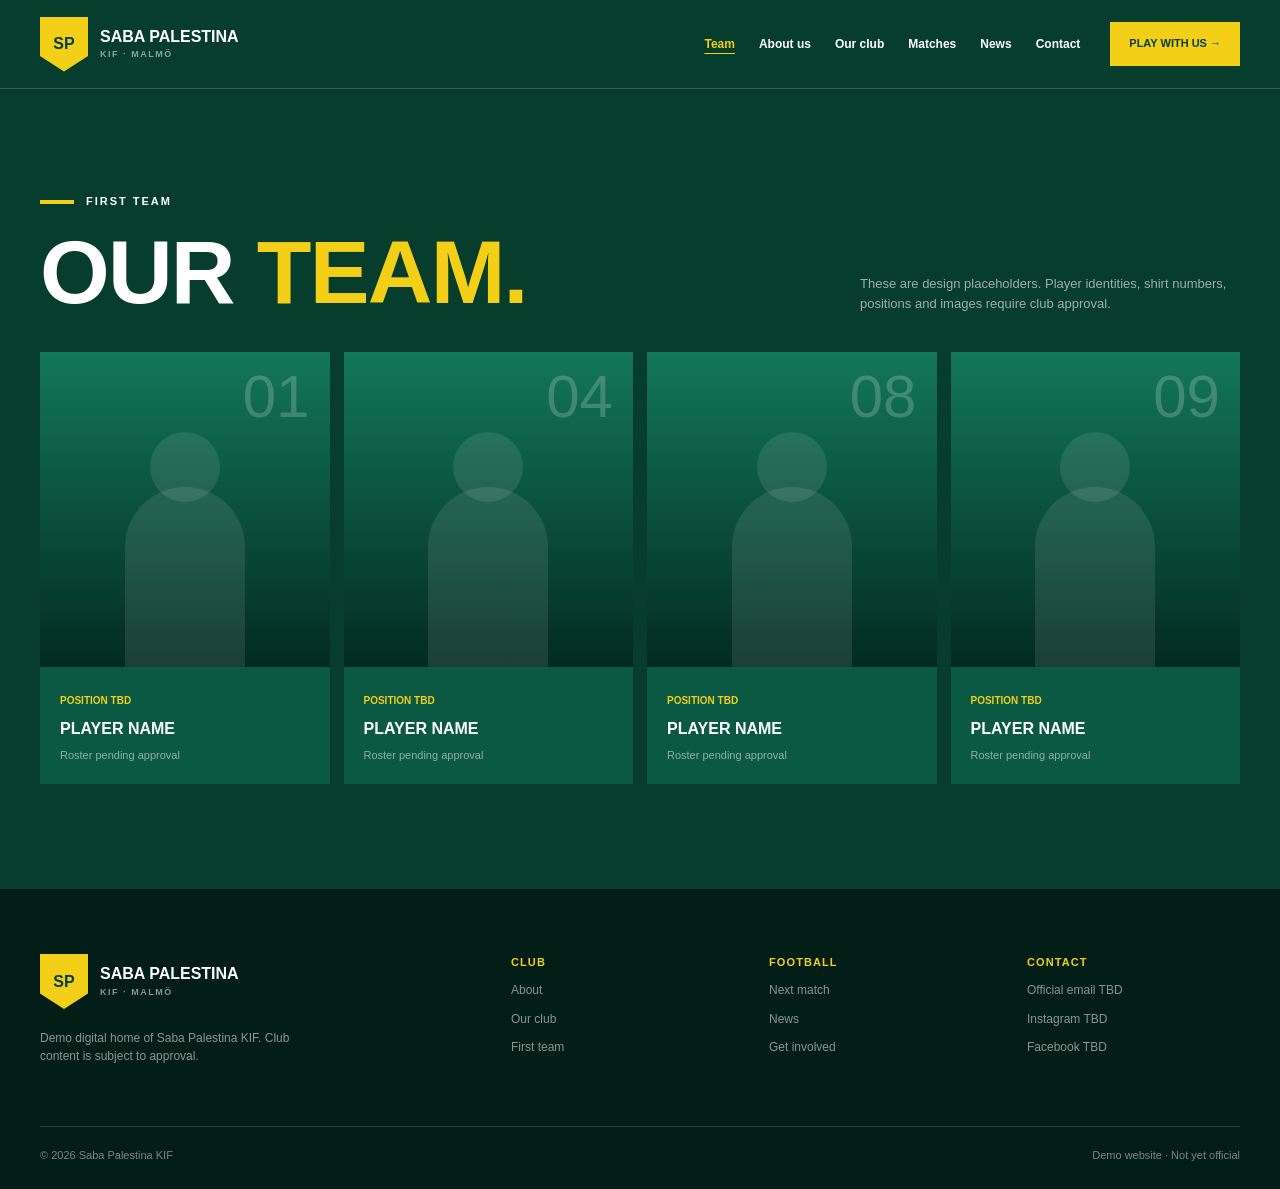
<file: team.html>
<!doctype html>
<html lang="en">
<head>
<meta charset="utf-8">
<meta name="viewport" content="width=device-width,initial-scale=1">
<title>Team | Saba Palestina KIF Demo</title>
<meta name="description" content="Team — unofficial Saba Palestina KIF website design demo. Content subject to verification and club approval.">
<link rel="stylesheet" href="styles.css">
<script src="script.js" defer></script>
</head>
<body>
<div id="spk-site" class="subpage">
<header class="header" id="spk-header"><div class="wrap header-inner"><a class="brand" href="index.html"><span class="crest">SP</span><span>SABA PALESTINA<small>KIF · MALMÖ</small></span></a><nav class="desktop-nav" aria-label="Main navigation"><a href="team.html" aria-current="page">Team</a><a href="about.html">About us</a><a href="club.html">Our club</a><a href="matches.html">Matches</a><a href="news.html">News</a><a href="contact.html">Contact</a></nav><a class="cta" href="contact.html#join">Play with us →</a><button class="menu-button" id="spk-menu" aria-expanded="false" aria-controls="spk-mobile-nav" aria-label="Toggle navigation">☰</button></div><nav class="mobile-nav" id="spk-mobile-nav" aria-label="Mobile navigation"><a href="team.html" aria-current="page">Team</a><a href="about.html">About us</a><a href="club.html">Our club</a><a href="matches.html">Matches</a><a href="news.html">News</a><a href="contact.html">Contact</a><a href="contact.html#join">Play with us</a></nav></header>
<main>
<section class="section dark" id="team"><div class="wrap"><div class="section-head reveal"><div><div class="eyebrow">FIRST TEAM</div><h1>OUR <span class="accent">TEAM.</span></h1></div><p>These are design placeholders. Player identities, shirt numbers, positions and images require club approval.</p></div><div class="players"><article class="player reveal"><div class="player-visual"><span>01</span></div><div class="player-info"><small>POSITION TBD</small><strong>PLAYER NAME</strong><p>Roster pending approval</p></div></article><article class="player reveal"><div class="player-visual"><span>04</span></div><div class="player-info"><small>POSITION TBD</small><strong>PLAYER NAME</strong><p>Roster pending approval</p></div></article><article class="player reveal"><div class="player-visual"><span>08</span></div><div class="player-info"><small>POSITION TBD</small><strong>PLAYER NAME</strong><p>Roster pending approval</p></div></article><article class="player reveal"><div class="player-visual"><span>09</span></div><div class="player-info"><small>POSITION TBD</small><strong>PLAYER NAME</strong><p>Roster pending approval</p></div></article></div></div></section>
</main>
<footer class="footer"><div class="wrap"><div class="footer-grid"><div class="footer-brand"><div class="brand"><span class="crest">SP</span><span>SABA PALESTINA<small>KIF · MALMÖ</small></span></div><p>Demo digital home of Saba Palestina KIF. Club content is subject to approval.</p></div><div class="footer-col"><strong>CLUB</strong><a href="about.html">About</a><a href="club.html">Our club</a><a href="team.html">First team</a></div><div class="footer-col"><strong>FOOTBALL</strong><a href="matches.html">Next match</a><a href="news.html">News</a><a href="contact.html#join">Get involved</a></div><div class="footer-col"><strong>CONTACT</strong><span>Official email TBD</span><span>Instagram TBD</span><span>Facebook TBD</span></div></div><div class="footer-bottom"><span>© <span id="spk-year"></span> Saba Palestina KIF</span><span>Demo website · Not yet official</span></div></div></footer>
</div>
</body>
</html>
</file>
<file: styles.css>
/* Shared styles for all seven demo pages. */
#spk-site{--green:#063d2d;--deep:#021e17;--yellow:#f4cf18;--paper:#f6f6f0;--ink:#18211d;--muted:#69746e;--max:1200px;font-family:Arial,Helvetica,sans-serif;color:var(--ink);background:var(--paper);line-height:1.55;overflow:hidden}#spk-site *,#spk-site *:before,#spk-site *:after{box-sizing:border-box}#spk-site h1,#spk-site h2,#spk-site h3,#spk-site p{margin:0}#spk-site a{text-decoration:none;color:inherit}#spk-site button{font:inherit}#spk-site .wrap{width:min(calc(100% - 40px),var(--max));margin:auto}#spk-site h1,#spk-site h2{font-family:Impact,'Arial Narrow',Arial,sans-serif;text-transform:uppercase;line-height:.94;letter-spacing:-.02em}#spk-site h2{font-size:clamp(48px,7vw,92px)}#spk-site .eyebrow{display:flex;gap:12px;align-items:center;font-size:11px;font-weight:800;letter-spacing:.18em;text-transform:uppercase;margin-bottom:20px}#spk-site .eyebrow:before{content:'';width:34px;height:4px;background:var(--yellow)}#spk-site .accent{color:var(--yellow)}#spk-site .header{position:absolute;top:0;left:0;right:0;z-index:10;border-bottom:1px solid #ffffff2b;color:#fff}#spk-site .header.stuck{position:fixed;background:#032b20f5;backdrop-filter:blur(12px)}#spk-site .header-inner{height:88px;display:flex;align-items:center;gap:30px}#spk-site .brand{display:flex;align-items:center;gap:12px;margin-right:auto;font-weight:900;line-height:1.1}#spk-site .crest{background:var(--yellow);color:var(--green);width:48px;height:55px;display:grid;place-items:center;clip-path:polygon(0 0,100% 0,100% 72%,50% 100%,0 72%);font-weight:900}#spk-site .brand small{display:block;color:#ffffff88;font-size:9px;letter-spacing:.17em;margin-top:5px}#spk-site .desktop-nav{display:flex;gap:24px;font-size:12px;font-weight:700}#spk-site .desktop-nav a:hover{color:var(--yellow)}#spk-site .cta{background:var(--yellow);color:var(--green);padding:13px 19px;font-size:11px;font-weight:900;display:inline-flex;gap:18px;align-items:center;text-transform:uppercase}#spk-site .menu-button{display:none;background:transparent;color:white;border:1px solid #ffffff55;padding:9px 12px;cursor:pointer}#spk-site .mobile-nav{display:none}#spk-site .hero{min-height:760px;background:linear-gradient(90deg,#021e17f5,#063d2d99),radial-gradient(circle at 80% 45%,#148161,#021e17 65%);color:#fff;position:relative}#spk-site .hero:after{content:'';position:absolute;width:490px;height:490px;border:1px solid #ffffff1c;border-radius:50%;right:-100px;top:180px}#spk-site .hero-inner{position:relative;z-index:1;min-height:760px;display:flex;align-items:flex-end;justify-content:space-between;gap:30px;padding-bottom:85px}#spk-site .hero h1{font-size:clamp(72px,12vw,170px)}#spk-site .hero h1 span{display:block;color:var(--yellow)}#spk-site .hero p{margin-top:25px;max-width:570px;color:#ffffffaa;font-size:16px}#spk-site .scroll{width:84px;height:84px;border-radius:50%;background:var(--yellow);color:var(--green);display:grid;place-items:center;font-size:22px;flex:none}#spk-site .section{padding:105px 0}#spk-site .section-head{display:flex;justify-content:space-between;align-items:end;gap:30px;margin-bottom:38px}#spk-site .section-head p{max-width:380px;font-size:13px;color:var(--muted)}#spk-site .match-card{display:grid;grid-template-columns:1fr 2fr 1fr;background:var(--green);color:#fff;min-height:300px}#spk-site .match-meta,#spk-site .match-action{padding:35px;display:flex;flex-direction:column;justify-content:center;gap:10px}#spk-site .match-meta{border-right:1px solid #ffffff24}#spk-site .match-action{border-left:1px solid #ffffff24;align-items:flex-start}#spk-site .match-meta small,#spk-site .match-action small{color:var(--yellow);letter-spacing:.15em;font-weight:800}#spk-site .match-meta strong{font-size:23px}#spk-site .match-meta p{font-size:12px;color:#ffffff99}#spk-site .teams{display:grid;grid-template-columns:1fr auto 1fr;align-items:center;gap:20px;padding:25px}#spk-site .team{text-align:center;font-size:13px;font-weight:800}#spk-site .team-logo{width:84px;height:96px;background:#fff;color:var(--green);display:grid;place-items:center;margin:0 auto 18px;font-size:24px;clip-path:polygon(0 0,100% 0,100% 75%,50% 100%,0 75%)}#spk-site .team-logo.home{background:var(--yellow)}#spk-site .versus{font-family:Impact,sans-serif;font-size:35px;color:var(--yellow)}#spk-site .about{background:#fff}#spk-site .about-grid{display:grid;grid-template-columns:1fr 1fr;gap:85px;align-items:center}#spk-site .photo-placeholder{min-height:530px;background:linear-gradient(0deg,#021e17ed,#0b7053b3),repeating-linear-gradient(90deg,#ffffff15 0 1px,transparent 1px 50px);display:flex;align-items:end;padding:40px;color:white}#spk-site .photo-placeholder strong{font-family:Impact,sans-serif;font-size:clamp(40px,5vw,70px);line-height:1}#spk-site .about-copy h2{color:var(--green);margin-bottom:25px}#spk-site .about-copy p{color:var(--muted);margin-bottom:17px}#spk-site .facts{margin-top:30px}#spk-site .fact{display:flex;justify-content:space-between;gap:15px;border-top:1px solid #dfe4df;padding:13px 0;font-size:12px}#spk-site .fact span{color:var(--muted)}#spk-site .stats{background:var(--yellow);color:var(--green)}#spk-site .stats-grid{display:grid;grid-template-columns:1.5fr repeat(5,1fr)}#spk-site .stat{padding:34px 12px;min-height:150px;display:flex;flex-direction:column;justify-content:center;align-items:center;border-right:1px solid #063d2d30}#spk-site .stat strong{font-family:Impact,sans-serif;font-size:54px;line-height:1}#spk-site .stat small{font-size:10px;font-weight:800;letter-spacing:.12em;text-transform:uppercase}#spk-site .stat.intro{align-items:start;padding-left:25px}#spk-site .stat.intro strong{font-size:30px}#spk-site .dark{background:var(--green);color:#fff}#spk-site .dark .section-head p{color:#ffffff99}#spk-site .players{display:grid;grid-template-columns:repeat(4,1fr);gap:14px}#spk-site .player{background:#0b5942}#spk-site .player-visual{height:315px;position:relative;background:linear-gradient(0deg,#032b20,#137759);overflow:hidden}#spk-site .player-visual:before{content:'';position:absolute;width:120px;height:200px;background:#ffffff18;border-radius:70px 70px 0 0;left:50%;bottom:-20px;transform:translateX(-50%)}#spk-site .player-visual:after{content:'';position:absolute;width:70px;height:70px;background:#ffffff18;border-radius:50%;left:50%;bottom:165px;transform:translateX(-50%)}#spk-site .player-visual span{position:absolute;right:20px;top:10px;color:#ffffff33;font:60px Impact,sans-serif}#spk-site .player-info{padding:20px}#spk-site .player-info small{color:var(--yellow);font-size:10px;font-weight:800}#spk-site .player-info strong{display:block;margin:5px 0}#spk-site .player-info p{font-size:11px;color:#ffffff88}#spk-site .result{display:grid;grid-template-columns:1fr 2fr auto;align-items:center;gap:20px;padding:25px 0;border-bottom:1px solid #d9dfd9}#spk-site .result:first-child{border-top:1px solid #d9dfd9}#spk-site .result small{display:block;color:var(--muted)}#spk-site .scoreline{display:flex;justify-content:space-between;align-items:center;gap:15px}#spk-site .score{background:var(--green);color:white;padding:9px 13px;white-space:nowrap;font-weight:900}#spk-site .win{background:var(--yellow);padding:7px 11px;font-size:10px;font-weight:900}#spk-site .community-grid{display:grid;grid-template-columns:1fr 1fr;gap:90px;align-items:center}#spk-site .community-grid p{color:#ffffffa3;margin-top:25px;max-width:510px}#spk-site .identity{background:var(--yellow);color:var(--green);min-height:390px;display:flex;flex-direction:column;justify-content:center;padding:40px}#spk-site .identity strong{font:clamp(60px,8vw,110px) Impact,sans-serif;line-height:1}#spk-site .identity small{font-weight:800;letter-spacing:.17em}#spk-site .news{background:white}#spk-site .news-grid{display:grid;grid-template-columns:1.2fr 1fr 1fr;gap:16px}#spk-site .news-card{background:var(--paper)}#spk-site .news-image{height:235px;background:linear-gradient(135deg,#0b7154,#032b20);display:grid;place-items:center;color:#ffffff80;font-size:11px;letter-spacing:.12em}#spk-site .news-content{padding:23px}#spk-site .news-content small{color:var(--green);font-size:10px;font-weight:900}#spk-site .news-content h3{font-size:19px;line-height:1.3;margin:10px 0}#spk-site .news-content p{font-size:12px;color:var(--muted)}#spk-site .social-grid{display:grid;grid-template-columns:repeat(4,1fr);gap:10px}#spk-site .social-tile{aspect-ratio:1;background:linear-gradient(145deg,#0b6c50,#032b20);display:grid;place-items:center;color:#ffffffaa;font-size:11px;font-weight:800}#spk-site .partners{background:#fff}#spk-site .partner-grid{display:grid;grid-template-columns:repeat(5,1fr);border:1px solid #dce2dc}#spk-site .partner{min-height:110px;display:grid;place-items:center;border-right:1px solid #dce2dc;color:#929b94;font-size:11px;font-weight:800}#spk-site .partner:last-child{border:0}#spk-site .join{background:var(--yellow);color:var(--green)}#spk-site .join-grid{display:grid;grid-template-columns:1.5fr 1fr;gap:70px;align-items:center}#spk-site .join p{margin-bottom:25px}#spk-site .dark-cta{display:inline-block;background:var(--green);color:#fff;padding:15px 20px;font-size:11px;font-weight:800}#spk-site .footer{background:var(--deep);color:#fff;padding:65px 0 25px}#spk-site .footer-grid{display:grid;grid-template-columns:2fr repeat(3,1fr);gap:45px;margin-bottom:60px}#spk-site .footer p{font-size:12px;color:#ffffff88;max-width:250px;margin-top:20px}#spk-site .footer-col{display:flex;flex-direction:column;gap:10px;font-size:12px;color:#ffffff88}#spk-site .footer-col strong{color:var(--yellow);font-size:11px;letter-spacing:.1em}#spk-site .footer-bottom{border-top:1px solid #ffffff24;padding-top:20px;display:flex;justify-content:space-between;gap:20px;color:#ffffff77;font-size:11px}#spk-site a:focus-visible,#spk-site button:focus-visible{outline:3px solid var(--yellow);outline-offset:3px}#spk-site .reveal{opacity:0;transform:translateY(20px);transition:opacity .65s ease,transform .65s ease}#spk-site .reveal.visible{opacity:1;transform:none}
@media(max-width:1000px){#spk-site .desktop-nav,#spk-site .header .cta{display:none}#spk-site .menu-button{display:block}#spk-site .mobile-nav.open{display:flex;flex-direction:column;gap:14px;background:#032b20;padding:25px 20px}#spk-site .about-grid{gap:40px}#spk-site .stats-grid{grid-template-columns:repeat(5,1fr)}#spk-site .stat.intro{grid-column:1/-1;min-height:100px}#spk-site .players{grid-template-columns:repeat(2,1fr)}#spk-site .news-grid{grid-template-columns:1fr 1fr}#spk-site .news-card:first-child{grid-column:1/-1}}
@media(max-width:700px){#spk-site .header-inner{height:75px}#spk-site .hero,#spk-site .hero-inner{min-height:690px}#spk-site .hero-inner{padding-bottom:60px}#spk-site .hero h1{font-size:clamp(65px,17vw,105px)}#spk-site .hero p{font-size:14px}#spk-site .scroll{width:60px;height:60px}#spk-site .section{padding:75px 0}#spk-site .section-head{display:block}#spk-site .section-head p{margin-top:18px}#spk-site .match-card{grid-template-columns:1fr}#spk-site .match-meta,#spk-site .match-action{border:0;border-bottom:1px solid #ffffff24}#spk-site .teams{padding:35px 15px}#spk-site .about-grid,#spk-site .community-grid,#spk-site .join-grid{grid-template-columns:1fr;gap:40px}#spk-site .photo-placeholder{min-height:390px}#spk-site .stats-grid{grid-template-columns:repeat(2,1fr)}#spk-site .stat.intro{grid-column:1/-1}#spk-site .result{grid-template-columns:1fr auto}#spk-site .scoreline{grid-column:1/-1;grid-row:2}#spk-site .news-grid{grid-template-columns:1fr}#spk-site .news-card:first-child{grid-column:auto}#spk-site .social-grid{grid-template-columns:repeat(2,1fr)}#spk-site .partner-grid{grid-template-columns:repeat(2,1fr)}#spk-site .footer-grid{grid-template-columns:repeat(2,1fr)}#spk-site .footer-brand{grid-column:1/-1}}
@media(max-width:450px){#spk-site .hero h1{font-size:60px}#spk-site .players{grid-template-columns:1fr}#spk-site .footer-grid{grid-template-columns:1fr}#spk-site .footer-brand{grid-column:auto}#spk-site .footer-bottom{flex-direction:column}#spk-site .team-logo{width:68px;height:78px}#spk-site .teams{gap:8px}}
@media(prefers-reduced-motion:reduce){#spk-site .reveal{opacity:1;transform:none;transition:none}}

body { margin: 0; }
#spk-site.subpage { padding-top: 88px; min-height: 100vh; }
#spk-site.subpage .header { background: var(--green); }
#spk-site.subpage h1 { font-size: clamp(48px, 7vw, 92px); }
#spk-site.subpage .about-copy h1 { color: var(--green); margin-bottom: 25px; }
#spk-site .desktop-nav a[aria-current="page"],
#spk-site .mobile-nav a[aria-current="page"] { color: var(--yellow); text-decoration: underline; text-underline-offset: 5px; }
#spk-site [id] { scroll-margin-top: 100px; }
@media (max-width: 700px) { #spk-site.subpage { padding-top: 75px; } }
</file>
